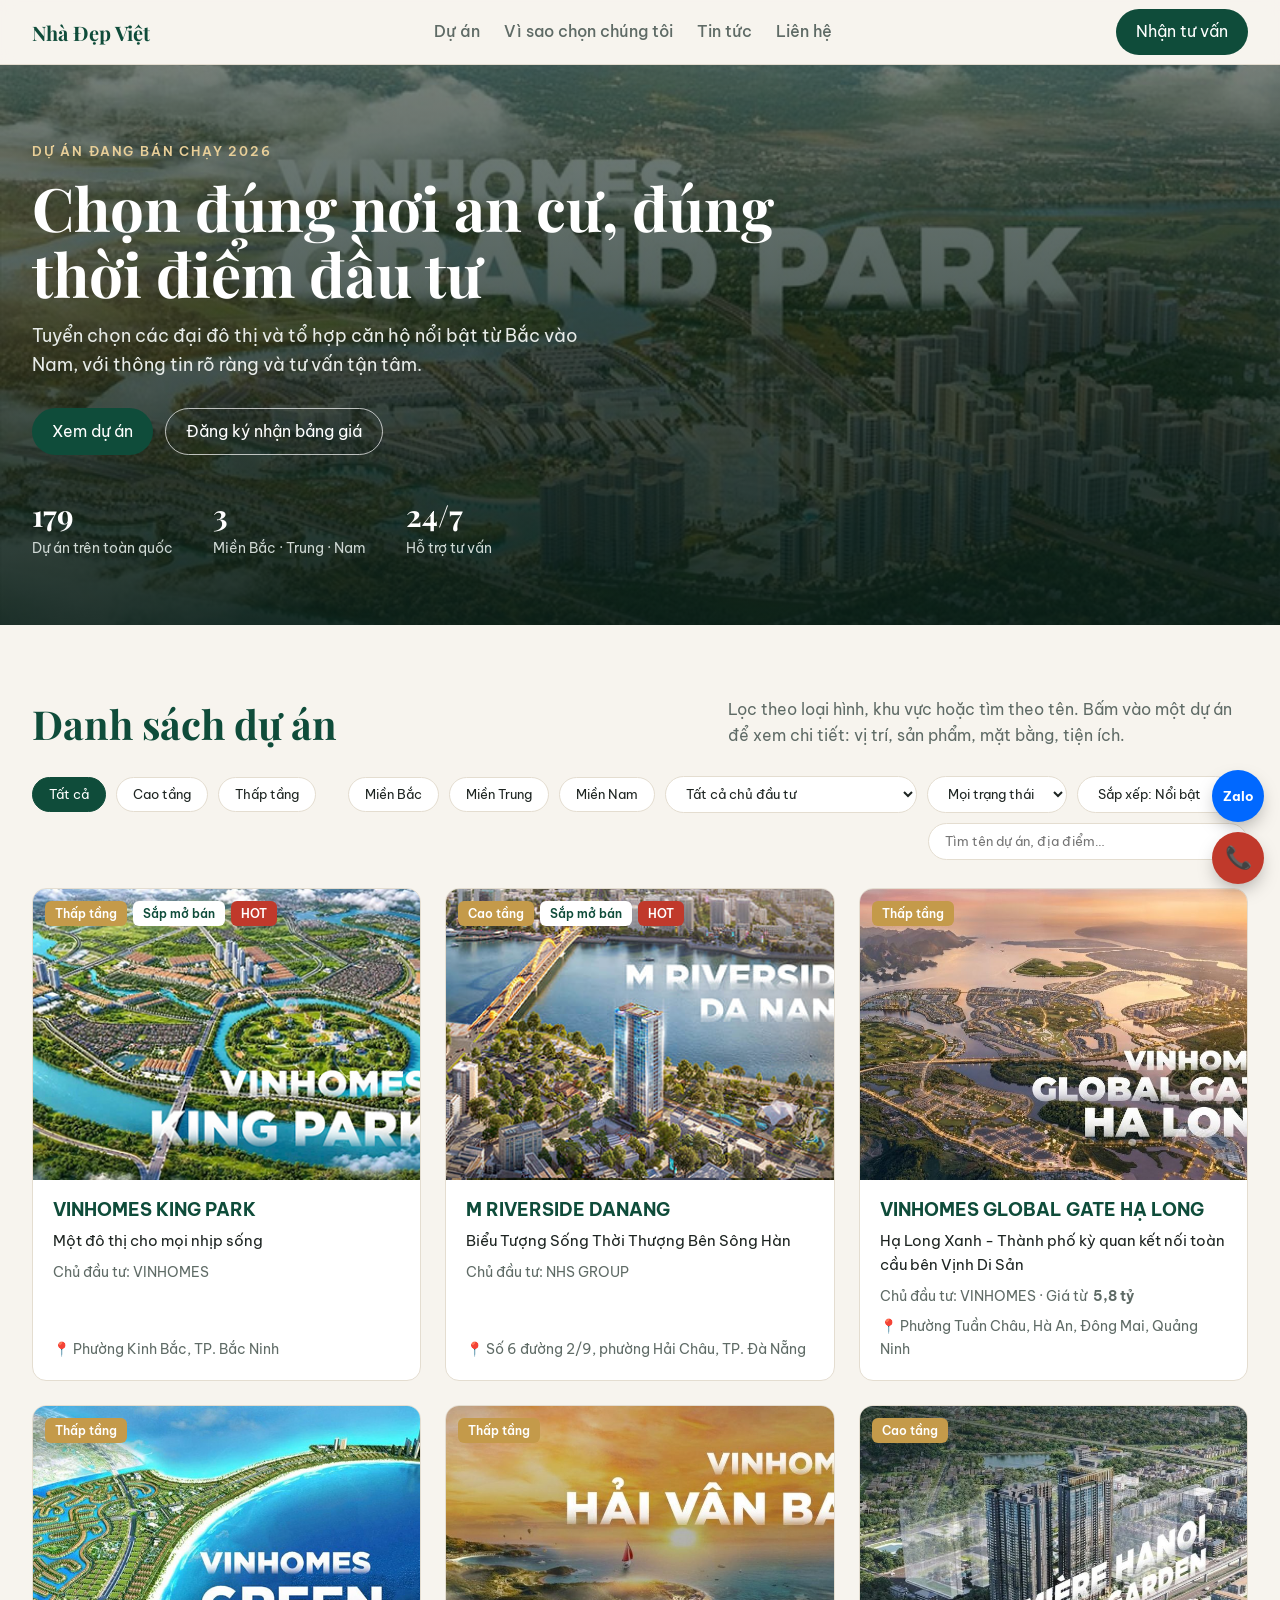
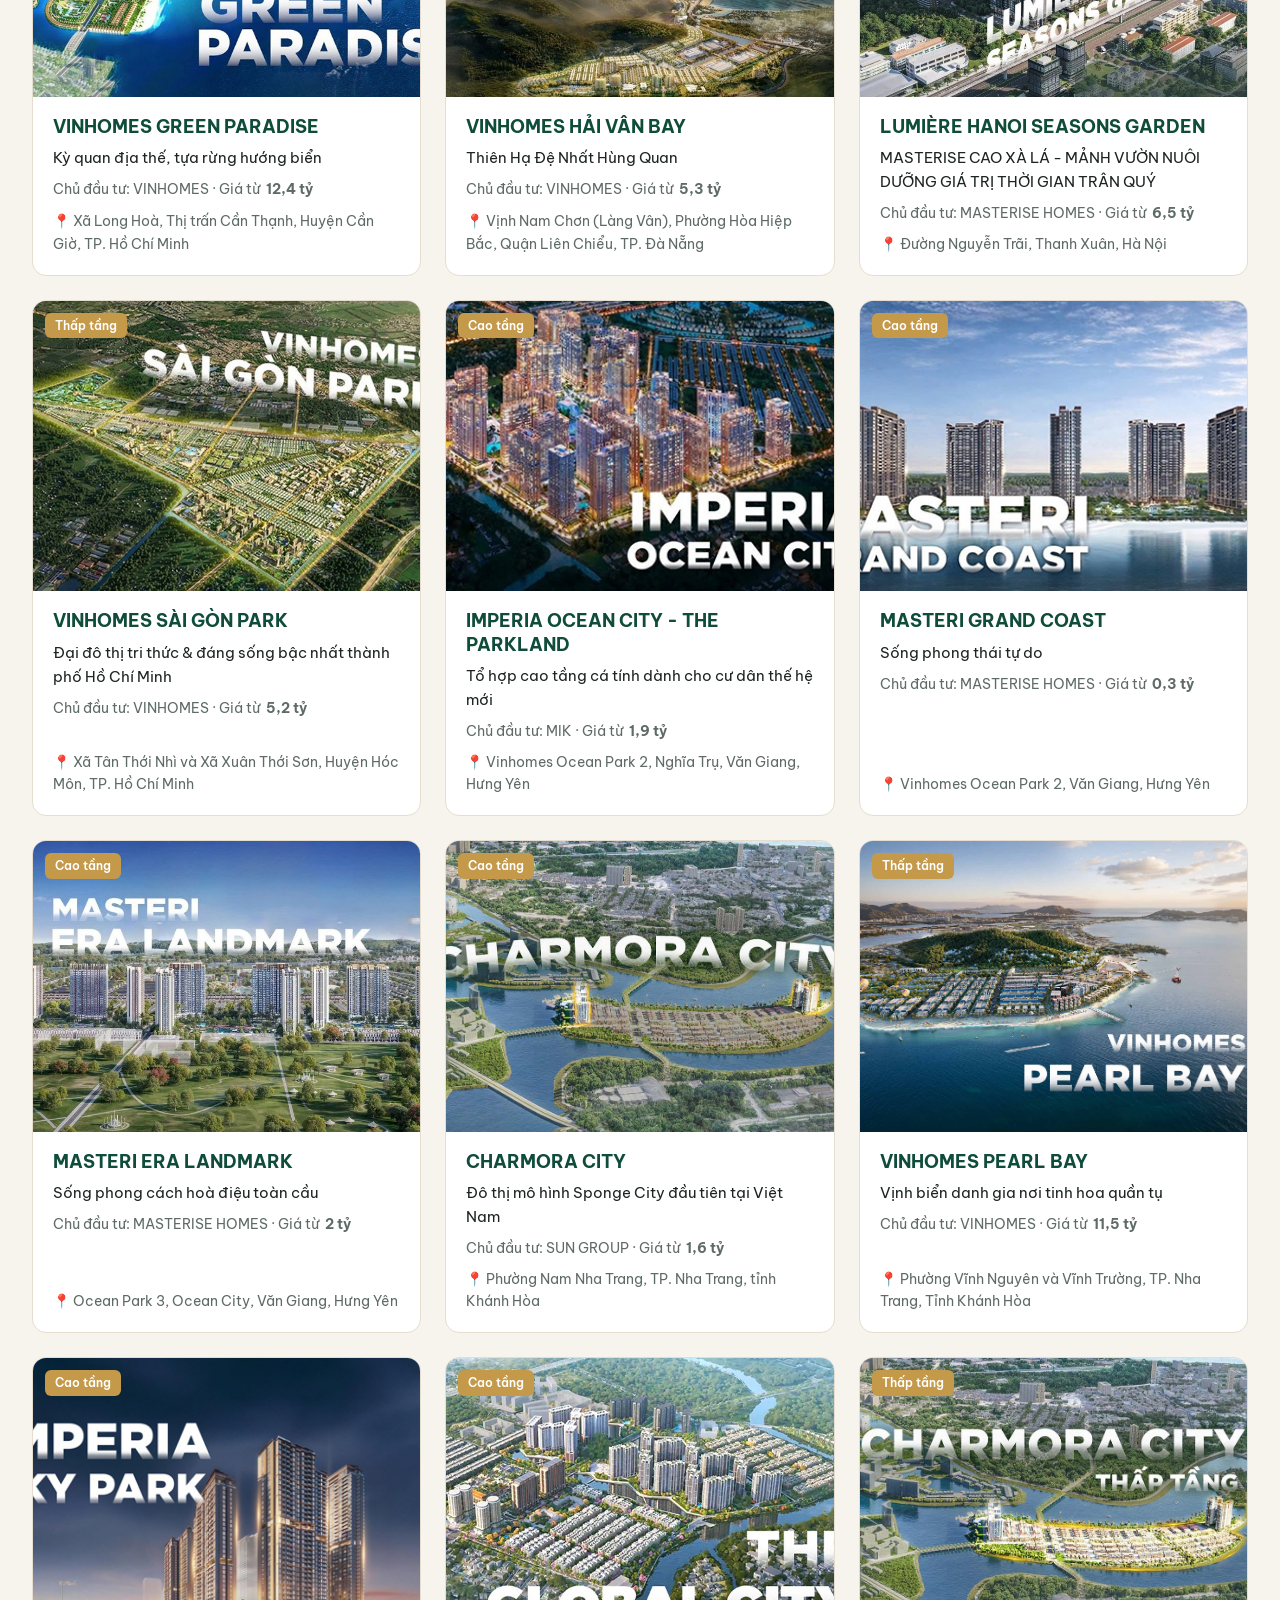
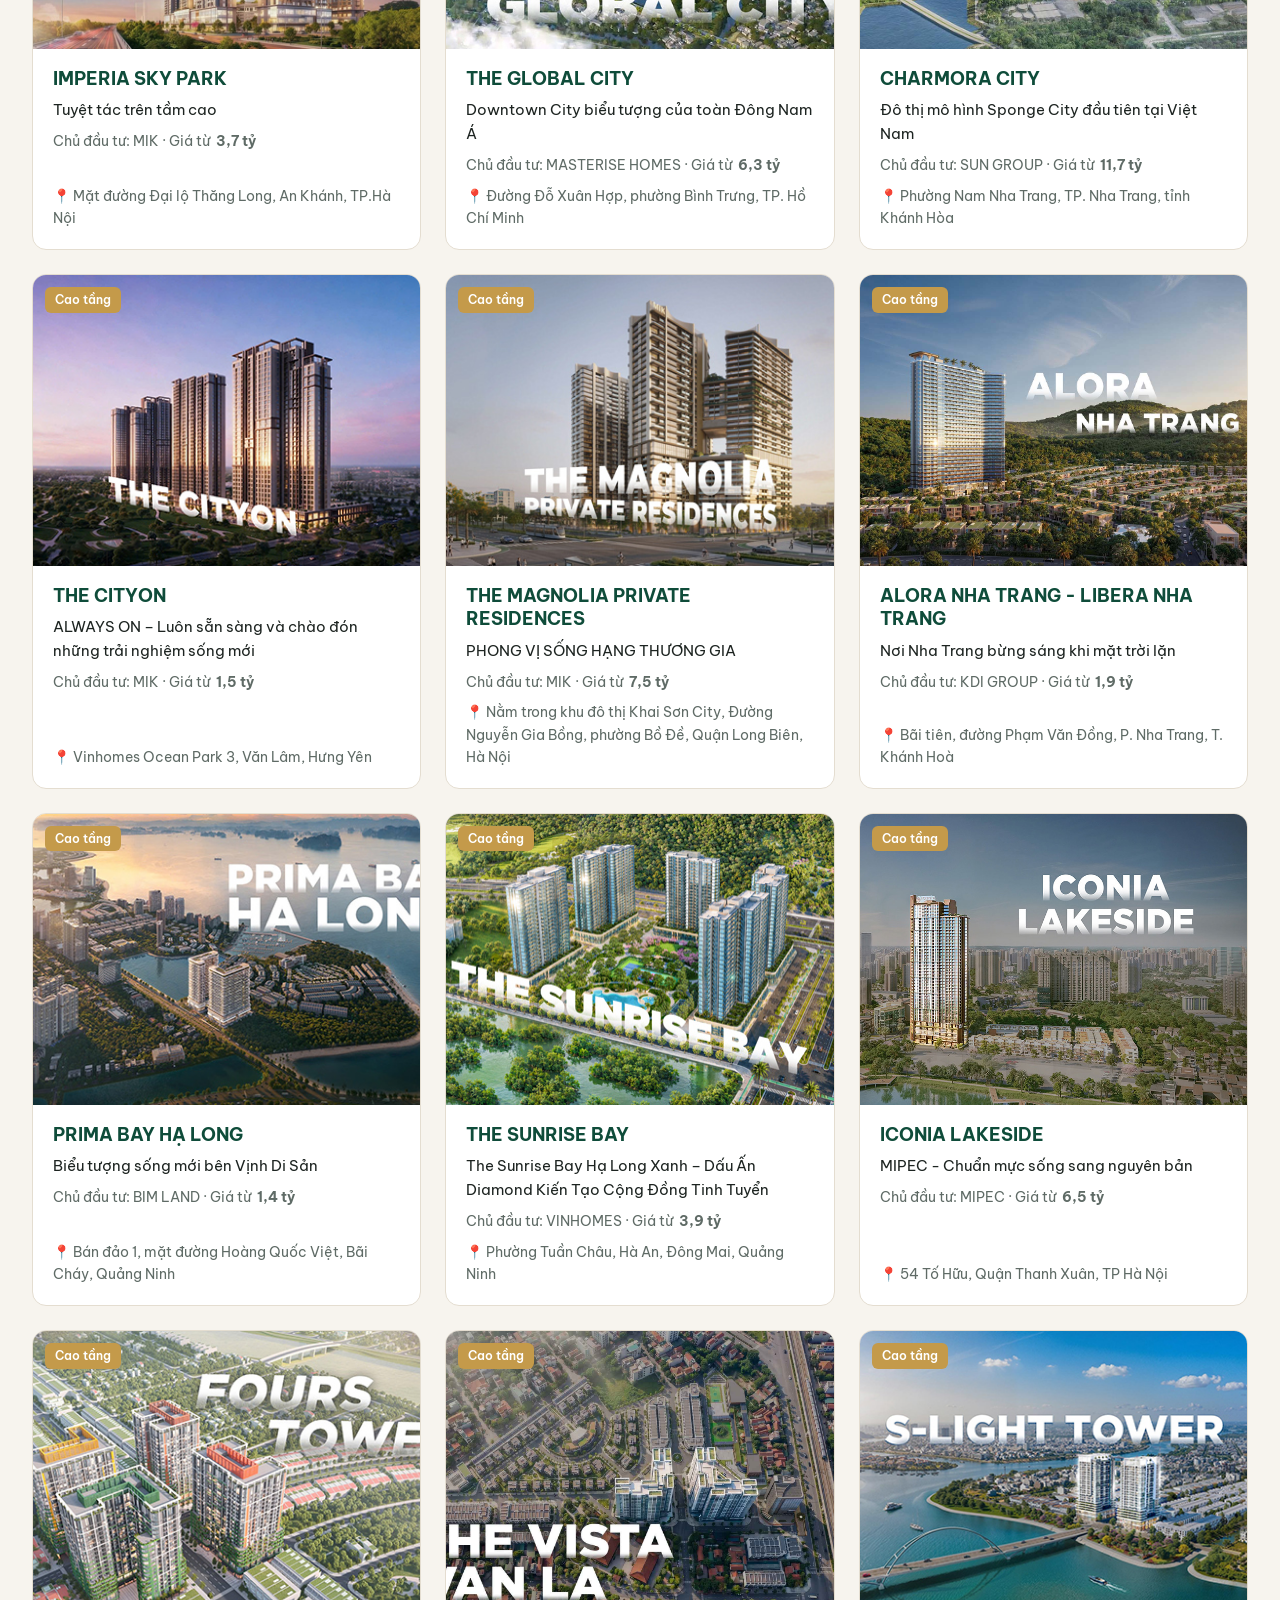
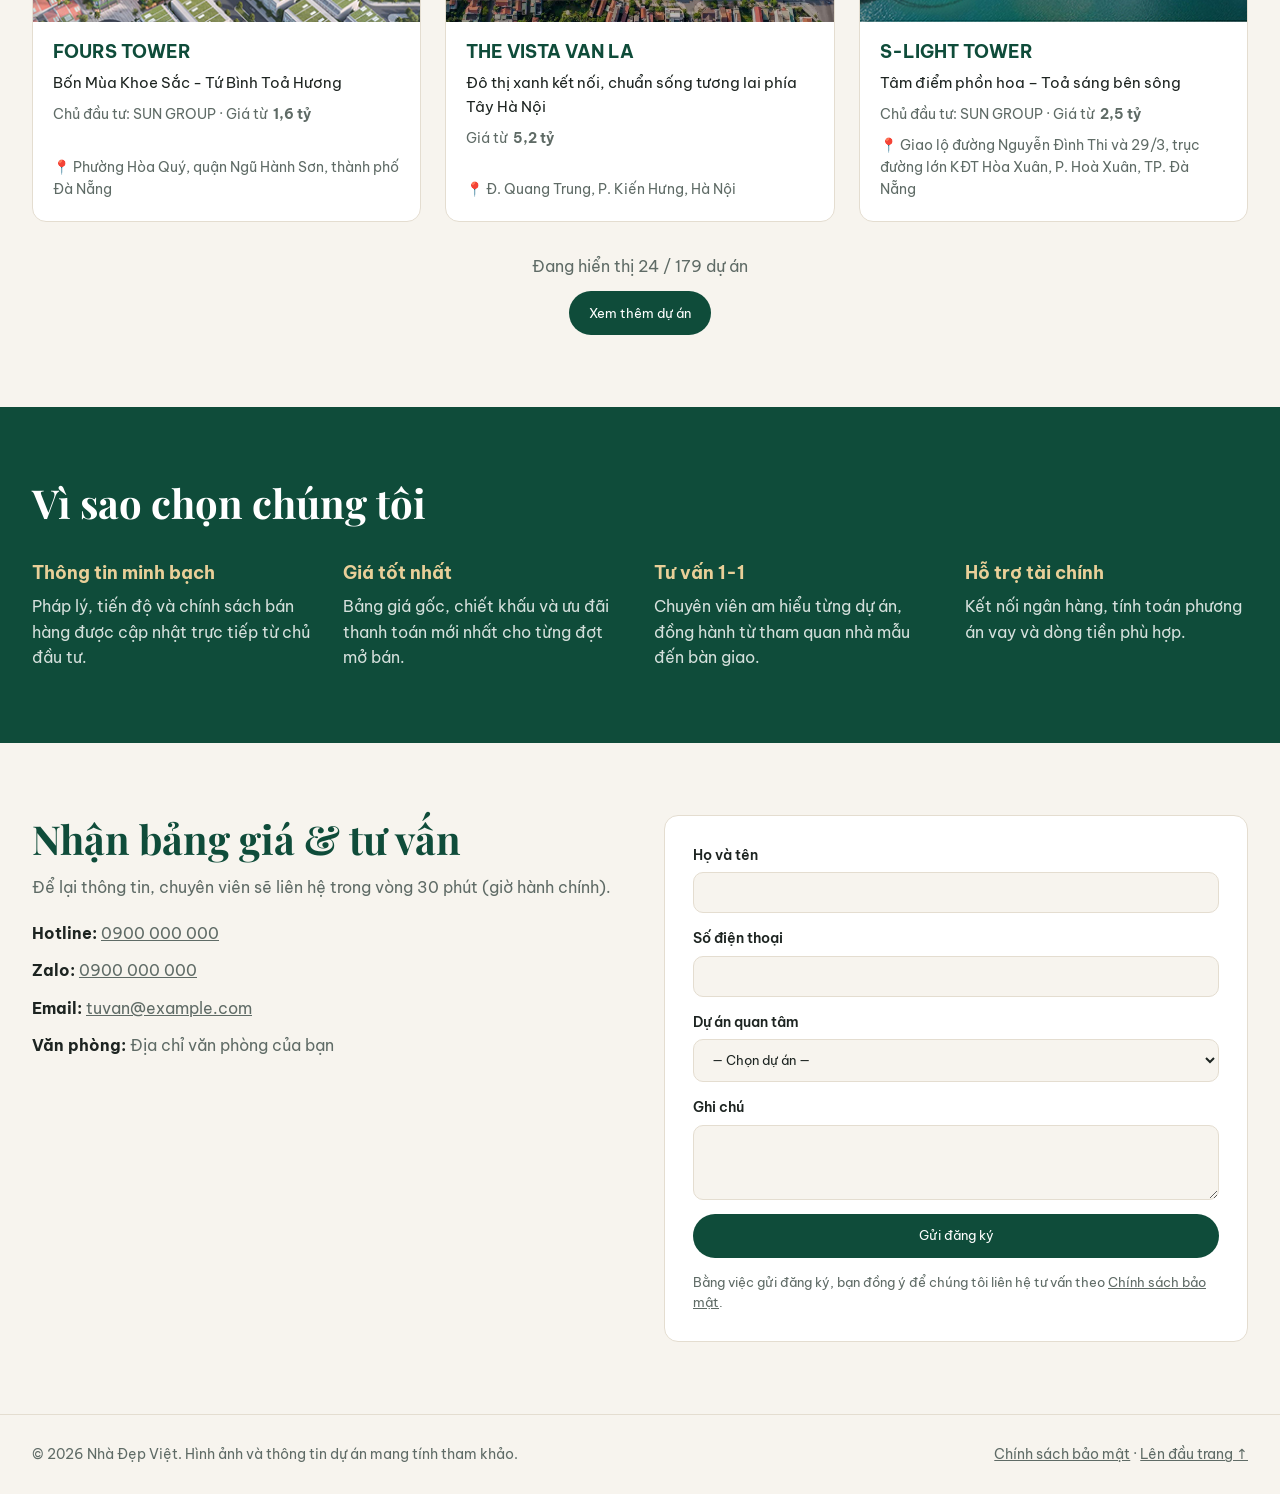
<file: index.html>
<!doctype html>
<html lang="vi">
<head>
<meta charset="utf-8">
<meta name="viewport" content="width=device-width, initial-scale=1">
<title>Dự án Bất động sản nổi bật</title>
<meta name="description" content="Giới thiệu các dự án bất động sản cao tầng, thấp tầng nổi bật trên toàn quốc.">
<link rel="preconnect" href="https://fonts.googleapis.com">
<link rel="preconnect" href="https://fonts.gstatic.com" crossorigin>
<link href="https://fonts.googleapis.com/css2?family=Be+Vietnam+Pro:wght@400;500;600;700&family=Playfair+Display:wght@600;700&display=swap" rel="stylesheet">
<link rel="stylesheet" href="assets/site.css">
</head>
<body>

<header>
  <div class="wrap">
    <a class="logo" href="#" data-brand>&nbsp;</a>
    <nav>
      <a href="#du-an">Dự án</a>
      <a href="#vi-sao">Vì sao chọn chúng tôi</a>
      <a href="tin-tuc.html">Tin tức</a>
      <a href="#lien-he">Liên hệ</a>
    </nav>
    <a class="btn" href="#lien-he">Nhận tư vấn</a>
  </div>
</header>

<div class="hero" style="background-image:linear-gradient(180deg,rgba(10,30,24,.55) 0%,rgba(10,30,24,.9) 100%),url(img/612.jpg)">
  <div class="wrap">
    <div class="eyebrow">Dự án đang bán chạy 2026</div>
    <h1>Chọn đúng nơi an cư, đúng thời điểm đầu tư</h1>
    <p>Tuyển chọn các đại đô thị và tổ hợp căn hộ nổi bật từ Bắc vào Nam, với thông tin rõ ràng và tư vấn tận tâm.</p>
    <div class="actions">
      <a class="btn" href="#du-an">Xem dự án</a>
      <a class="btn ghost" href="#lien-he">Đăng ký nhận bảng giá</a>
    </div>
    <div class="stats">
      <div><b id="stat-total">179</b><span>Dự án trên toàn quốc</span></div>
      <div><b>3</b><span>Miền Bắc · Trung · Nam</span></div>
      <div><b>24/7</b><span>Hỗ trợ tư vấn</span></div>
    </div>
  </div>
</div>

<section id="du-an">
  <div class="wrap">
    <div class="head">
      <h2>Danh sách dự án</h2>
      <p>Lọc theo loại hình, khu vực hoặc tìm theo tên. Bấm vào một dự án để xem chi tiết: vị trí, sản phẩm, mặt bằng, tiện ích.</p>
    </div>
    <div class="filters" role="group" aria-label="Bộ lọc dự án">
      <button class="chip" data-f="type" data-v="" aria-pressed="true">Tất cả</button>
      <button class="chip" data-f="type" data-v="Cao tầng" aria-pressed="false">Cao tầng</button>
      <button class="chip" data-f="type" data-v="Thấp tầng" aria-pressed="false">Thấp tầng</button>
      <span style="width:12px"></span>
      <button class="chip" data-f="region" data-v="Bắc" aria-pressed="false">Miền Bắc</button>
      <button class="chip" data-f="region" data-v="Trung" aria-pressed="false">Miền Trung</button>
      <button class="chip" data-f="region" data-v="Nam" aria-pressed="false">Miền Nam</button>
      <select class="chip" id="investor" aria-label="Chủ đầu tư"><option value="">Tất cả chủ đầu tư</option></select>
      <select class="chip" id="status" aria-label="Trạng thái"><option value="">Mọi trạng thái</option><option value="soon">Sắp mở bán</option><option value="selling">Đang bán</option><option value="hot">Dự án HOT</option></select>
      <select class="chip" id="sort" aria-label="Sắp xếp"><option value="">Sắp xếp: Nổi bật</option><option value="price-asc">Giá thấp → cao</option><option value="price-desc">Giá cao → thấp</option><option value="views">Xem nhiều nhất</option></select>
      <input class="search" type="search" placeholder="Tìm tên dự án, địa điểm…" aria-label="Tìm dự án">
    </div>
    <div class="grid" id="grid"></div>
    <p class="empty" id="empty">Không có dự án phù hợp với bộ lọc.</p>
    <p style="text-align:center;margin-top:32px"><span id="count" style="display:block;color:var(--muted);margin-bottom:12px"></span><button class="btn" id="more">Xem thêm dự án</button></p>
  </div>
</section>

<section class="why" id="vi-sao">
  <div class="wrap">
    <h2>Vì sao chọn chúng tôi</h2>
    <div class="cols">
      <div><h3>Thông tin minh bạch</h3><p>Pháp lý, tiến độ và chính sách bán hàng được cập nhật trực tiếp từ chủ đầu tư.</p></div>
      <div><h3>Giá tốt nhất</h3><p>Bảng giá gốc, chiết khấu và ưu đãi thanh toán mới nhất cho từng đợt mở bán.</p></div>
      <div><h3>Tư vấn 1-1</h3><p>Chuyên viên am hiểu từng dự án, đồng hành từ tham quan nhà mẫu đến bàn giao.</p></div>
      <div><h3>Hỗ trợ tài chính</h3><p>Kết nối ngân hàng, tính toán phương án vay và dòng tiền phù hợp.</p></div>
    </div>
  </div>
</section>

<section id="lien-he">
  <div class="wrap contact">
    <div>
      <h2>Nhận bảng giá &amp; tư vấn</h2>
      <p style="color:var(--muted);margin-top:12px">Để lại thông tin, chuyên viên sẽ liên hệ trong vòng 30 phút (giờ hành chính).</p>
      <ul data-contact></ul>
    </div>
    <form id="form">
      <label>Họ và tên<input name="name" required autocomplete="name"></label>
      <label>Số điện thoại<input name="phone" type="tel" required pattern="[0-9 +.]{9,15}" autocomplete="tel"></label>
      <label>Dự án quan tâm<select name="project" id="project-select"><option value="">— Chọn dự án —</option></select></label>
      <label>Ghi chú<textarea name="note" rows="3"></textarea></label>
      <input name="website" tabindex="-1" autocomplete="off" aria-hidden="true" style="position:absolute;left:-9999px">
      <button class="btn" type="submit">Gửi đăng ký</button>
      <p style="font-size:13px;color:var(--muted)">Bằng việc gửi đăng ký, bạn đồng ý để chúng tôi liên hệ tư vấn theo <a href="chinh-sach-bao-mat.html">Chính sách bảo mật</a>.</p>
      <p class="ok" id="ok" role="status" aria-live="polite"></p>
    </form>
  </div>
</section>

<footer>
  <div class="wrap">
    <span>© 2026 <span data-brand></span>. Hình ảnh và thông tin dự án mang tính tham khảo.</span>
    <span><a href="chinh-sach-bao-mat.html">Chính sách bảo mật</a> · <a href="#">Lên đầu trang ↑</a></span>
  </div>
</footer>

<script src="assets/config.js"></script>
<script src="assets/site.js"></script>
<script src="projects.js"></script>
<script>
const PAGE = 24;
const KEYS = ["type", "region", "investor", "status", "sort", "q"];
// bộ lọc lưu trên URL (?type=…&region=…) để chia sẻ link và giữ khi bấm Back
const url = new URLSearchParams(location.search);
const state = Object.fromEntries(KEYS.map(k => [k, url.get(k) || ""]));
state.shown = PAGE;

const STATUS = {soon: p => p.soon, selling: p => !p.soon, hot: p => p.hot};
const SORT = {
  "price-asc": (a, b) => (a.price || Infinity) - (b.price || Infinity), // dự án chưa có giá xếp cuối
  "price-desc": (a, b) => b.price - a.price,
  views: (a, b) => b.views - a.views,
};

function syncControls(){
  document.querySelectorAll("button.chip").forEach(c => c.setAttribute("aria-pressed", state[c.dataset.f] === c.dataset.v));
  for (const k of ["investor", "status", "sort"]) $("#" + k).value = state[k];
  $(".search").value = state.q;
}

function render(){
  const u = new URLSearchParams(KEYS.filter(k => state[k]).map(k => [k, state[k]]));
  history.replaceState(null, "", (u.toString() ? "?" + u : location.pathname) + location.hash);
  const q = norm(state.q);
  const list = projects.filter(p => (!state.type || p.type===state.type) && (!state.region || p.region===state.region) && (!state.investor || p.investor===state.investor) && (!state.status || STATUS[state.status]?.(p)) && (!q || norm(p.name+" "+p.addr+" "+p.investor).includes(q)));
  if (SORT[state.sort]) list.sort(SORT[state.sort]);
  $("#more").style.display = list.length > state.shown ? "" : "none";
  $("#count").textContent = list.length ? `Đang hiển thị ${Math.min(state.shown, list.length)} / ${list.length} dự án` : "";
  $("#grid").innerHTML = list.slice(0, state.shown).map(p => `
    <a class="card" href="du-an.html?slug=${p.slug}" style="text-decoration:none">
      <figure><img src="${p.img}" alt="${esc(p.name)}" loading="lazy"><div class="tags">${tagsHtml(p)}</div></figure>
      <div class="body"><h3>${esc(p.name)}</h3><p class="slogan">${esc(p.slogan)}</p>${meta(p) ? `<p class="addr" style="margin-top:0">${meta(p)}</p>` : ""}<p class="addr">📍 ${esc(p.addr)}</p></div>
    </a>`).join("");
  $("#empty").style.display = list.length ? "none" : "block";
}

const set = (k, v) => { state[k] = v; state.shown = PAGE; syncControls(); render(); };
document.querySelectorAll("button.chip").forEach(b => b.onclick = () =>
  set(b.dataset.f, state[b.dataset.f]===b.dataset.v && b.dataset.f==="region" ? "" : b.dataset.v)); // bấm lại khu vực để bỏ lọc
$(".search").oninput = e => { state.q = e.target.value; state.shown = PAGE; render(); };
$("#investor").innerHTML += [...new Set(projects.map(p => p.investor).filter(Boolean))].sort().map(i => `<option>${esc(i)}</option>`).join("");
for (const k of ["investor", "status", "sort"]) $("#" + k).onchange = e => set(k, e.target.value);
$("#more").onclick = () => { state.shown += PAGE; render(); };

$("#project-select").innerHTML += projects.map(p => `<option>${esc(p.name)}</option>`).join("");
$("#stat-total").textContent = projects.length;

// giá trị lạ trên URL (link cũ/gõ sai) thì bỏ, tránh lọc ra danh sách rỗng mà ô chọn lại hiện "Tất cả"
for (const k of ["investor", "status", "sort"]) if (![...$("#" + k).options].some(o => o.value === state[k])) state[k] = "";
syncControls();
render();
</script>
</body>
</html>
</file>
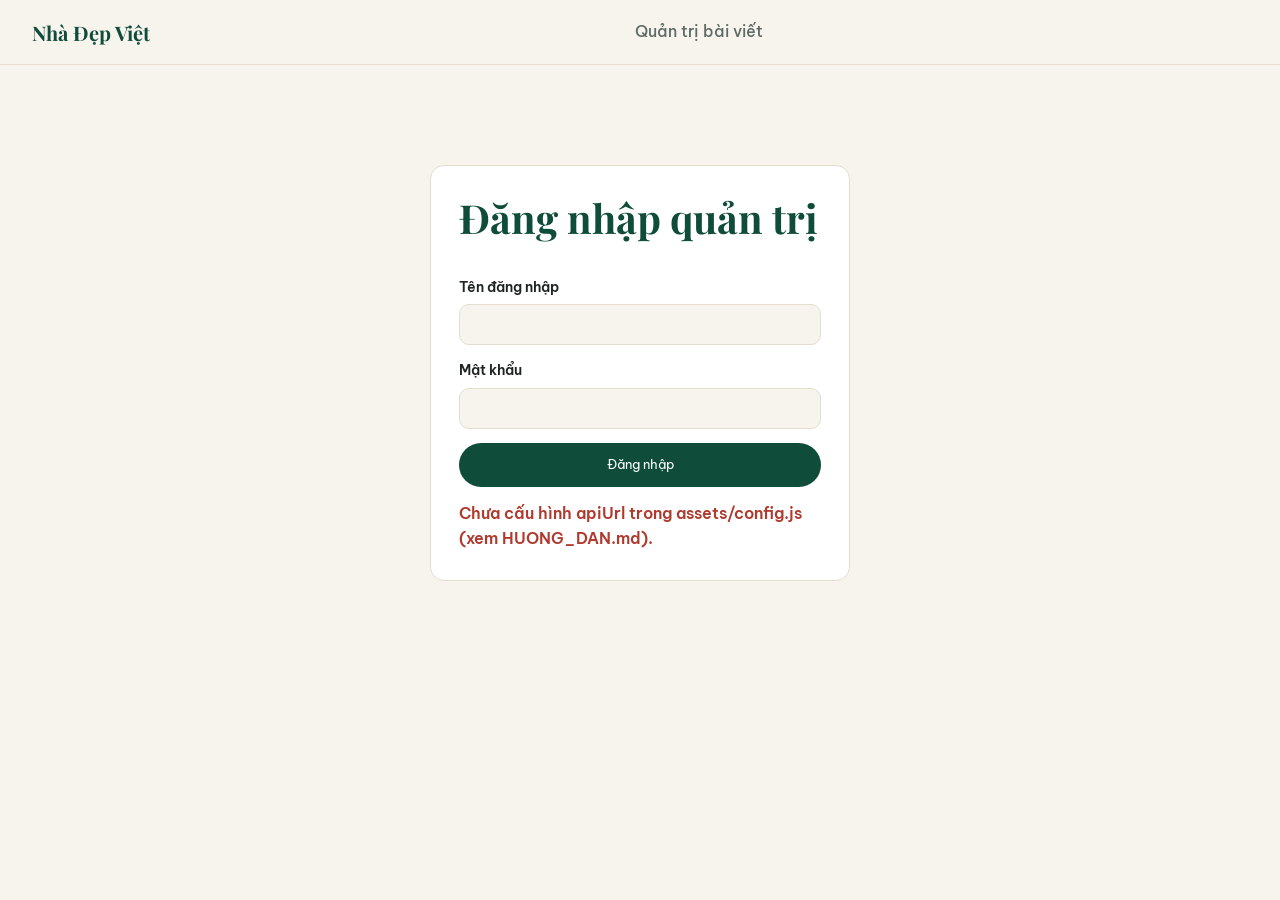
<file: admin.html>
<!doctype html>
<html lang="vi">
<head>
<meta charset="utf-8">
<meta name="viewport" content="width=device-width, initial-scale=1">
<meta name="robots" content="noindex, nofollow">
<title>Quản trị bài viết</title>
<link rel="preconnect" href="https://fonts.googleapis.com">
<link rel="preconnect" href="https://fonts.gstatic.com" crossorigin>
<link href="https://fonts.googleapis.com/css2?family=Be+Vietnam+Pro:wght@400;500;600;700&family=Playfair+Display:wght@600;700&display=swap" rel="stylesheet">
<link rel="stylesheet" href="assets/site.css">
<style>
.adm{padding:40px 0 80px}
.adm h2{margin-bottom:20px}
.login{max-width:420px;margin:60px auto}
.bar{display:flex;gap:10px;align-items:center;flex-wrap:wrap;margin-bottom:20px}
.bar .search{margin-left:0}
.tbl{width:100%;border-collapse:collapse;background:var(--surface);border:1px solid var(--line);border-radius:var(--radius);overflow:hidden}
.tbl th,.tbl td{text-align:left;padding:12px 14px;border-bottom:1px solid var(--line);font-size:15px;vertical-align:middle}
.tbl th{font-size:13px;color:var(--muted);font-weight:600;background:var(--bg)}
.tbl td.act{white-space:nowrap;text-align:right}
.st{font-size:12px;font-weight:600;padding:3px 10px;border-radius:6px;background:var(--line);color:var(--ink)}
.st.published{background:#d7eadf;color:var(--brand)}
.link{background:none;border:0;color:var(--brand);font:600 14px inherit;font-family:inherit;cursor:pointer;padding:4px 8px;text-decoration:none}
.link.danger{color:#b03a2e}
.editor{display:grid;grid-template-columns:1fr 1fr;gap:24px;align-items:start}
.editor form{padding:24px}
.editor textarea[name=content]{min-height:420px;font:14px/1.6 ui-monospace,Consolas,monospace}
.row2{display:grid;grid-template-columns:1fr 1fr;gap:12px}
.hint{font-size:12px;color:var(--muted);font-weight:400}
.preview{background:var(--surface);border:1px solid var(--line);border-radius:var(--radius);padding:24px;position:sticky;top:80px;max-height:calc(100vh - 100px);overflow:auto}
.preview .cover{width:100%;aspect-ratio:16/9;object-fit:cover;border-radius:10px;margin-bottom:16px}
.msg{font-weight:600;min-height:1.6em}
.msg.err{color:#b03a2e}.msg.good{color:var(--brand)}
@media (max-width:900px){.editor{grid-template-columns:1fr}.preview{position:static;max-height:none}.tbl .hide-sm{display:none}}
</style>
</head>
<body data-admin>
<header>
  <div class="wrap">
    <a class="logo" href="index.html" data-brand>&nbsp;</a>
    <nav><span style="color:var(--muted)">Quản trị bài viết</span></nav>
    <span id="who" style="font-size:14px;color:var(--muted)"></span>
  </div>
</header>

<main class="wrap adm" id="app"></main>

<script src="assets/config.js"></script>
<script src="assets/site.js"></script>
<script src="projects.js"></script>
<script>
// Phiên đăng nhập chỉ giữ trong tab này (đóng tab là phải đăng nhập lại)
const store = {
  get: () => { try { return sessionStorage.getItem("adm_token") || ""; } catch { return ""; } },
  set: v => { try { v ? sessionStorage.setItem("adm_token", v) : sessionStorage.removeItem("adm_token"); } catch {} },
};
let token = store.get(), posts = [], dirty = false;
const app = $("#app");
const slugify = s => norm(s).replace(/[^a-z0-9]+/g, "-").replace(/^-+|-+$/g, "").slice(0, 80);

async function call(body){
  const r = await apiPost({...body, token});
  if (r.auth === false) { store.set(token = ""); showLogin(r.error); throw new Error(r.error); }
  return r;
}

// ---------- đăng nhập ----------
function showLogin(err = ""){
  $("#who").textContent = "";
  app.innerHTML = `<form class="login" id="login">
      <h2>Đăng nhập quản trị</h2>
      <label>Tên đăng nhập<input name="user" required autocomplete="username"></label>
      <label>Mật khẩu<input name="pass" type="password" required autocomplete="current-password"></label>
      <button class="btn" type="submit">Đăng nhập</button>
      <p class="msg err" id="lmsg">${esc(err || (SITE.apiUrl ? "" : "Chưa cấu hình apiUrl trong assets/config.js (xem HUONG_DAN.md)."))}</p>
    </form>`;
  $("#login").onsubmit = async e => {
    e.preventDefault();
    const f = e.target, btn = f.querySelector("button");
    btn.disabled = true; $("#lmsg").textContent = "";
    try {
      const r = await apiPost({action: "login", user: f.user.value, pass: f.pass.value});
      if (!r.ok) throw new Error(r.error);
      store.set(token = r.token);
      loadList();
    } catch (err) { $("#lmsg").textContent = err.message || "Không kết nối được máy chủ"; }
    finally { btn.disabled = false; }
  };
}

// ---------- danh sách bài ----------
async function loadList(){
  app.innerHTML = `<p style="color:var(--muted)">Đang tải…</p>`;
  try {
    const r = await call({action: "list"});
    if (!r.ok) throw new Error(r.error);
    posts = r.posts.sort((a, b) => b.updatedAt.localeCompare(a.updatedAt));
    $("#who").innerHTML = `${esc(r.user)} · <button class="link" id="logout">Đăng xuất</button>`;
    $("#logout").onclick = async () => { try { await call({action: "logout"}); } catch {} store.set(token = ""); showLogin(); };
    showList();
  } catch (err) { if (token) app.innerHTML = `<p class="msg err">${esc(err.message)}</p><button class="btn" onclick="loadList()">Thử lại</button>`; }
}

function showList(q = ""){
  dirty = false;
  const nq = norm(q), list = posts.filter(p => !nq || norm(p.title + " " + p.slug).includes(nq));
  app.innerHTML = `<h2>Bài viết (${posts.length})</h2>
    <div class="bar"><button class="btn" id="new">+ Viết bài mới</button>
      <input class="search" id="q" type="search" placeholder="Tìm bài viết…" value="${esc(q)}" aria-label="Tìm bài viết"></div>
    ${list.length ? `<table class="tbl"><thead><tr><th>Tiêu đề</th><th>Trạng thái</th><th class="hide-sm">Cập nhật</th><th class="hide-sm">Người viết</th><th></th></tr></thead><tbody>
      ${list.map(p => `<tr><td><b>${esc(p.title)}</b><br><span class="hint">/${esc(p.slug)}</span></td>
        <td><span class="st ${p.status}">${p.status === "published" ? "Đã đăng" : "Nháp"}</span></td>
        <td class="hide-sm">${fmtDate(p.updatedAt)}</td><td class="hide-sm">${esc(p.author)}</td>
        <td class="act">${p.status === "published" ? `<a class="link" href="bai-viet.html?slug=${encodeURIComponent(p.slug)}" target="_blank">Xem</a>` : ""}
          <button class="link" data-edit="${esc(p.id)}">Sửa</button><button class="link danger" data-del="${esc(p.id)}">Xóa</button></td></tr>`).join("")}
    </tbody></table>` : `<p style="color:var(--muted)">${posts.length ? "Không có bài phù hợp." : "Chưa có bài viết nào. Bấm “Viết bài mới” để bắt đầu."}</p>`}`;
  $("#new").onclick = () => showEditor({status: "draft"});
  $("#q").oninput = e => { const v = e.target.value; showList(v); const i = $("#q"); i.focus(); i.setSelectionRange(v.length, v.length); };
  app.querySelectorAll("[data-edit]").forEach(b => b.onclick = () => showEditor(posts.find(p => p.id === b.dataset.edit)));
  app.querySelectorAll("[data-del]").forEach(b => b.onclick = async () => {
    const p = posts.find(x => x.id === b.dataset.del);
    if (!confirm(`Xóa vĩnh viễn bài “${p.title}”? Không thể hoàn tác.`)) return;
    b.disabled = true;
    try { const r = await call({action: "delete", id: p.id}); if (!r.ok) throw new Error(r.error); posts = posts.filter(x => x !== p); showList(q); }
    catch (err) { alert(err.message); b.disabled = false; }
  });
}

// ---------- soạn bài ----------
function showEditor(p){
  dirty = false;
  app.innerHTML = `<div class="bar"><button class="link" id="back">← Danh sách bài</button></div>
    <div class="editor">
      <form id="ed">
        <label>Tiêu đề<input name="title" required maxlength="200" value="${esc(p.title || "")}"></label>
        <label>Đường dẫn <span class="hint">(để trống sẽ tự tạo từ tiêu đề)</span><input name="slug" maxlength="80" pattern="[a-z0-9-]*" value="${esc(p.slug || "")}" placeholder="vi-du-bai-viet"></label>
        <label>Tóm tắt <span class="hint">(hiện ở danh sách tin, tối đa 500 ký tự)</span><textarea name="summary" rows="2" maxlength="500">${esc(p.summary || "")}</textarea></label>
        <label>Ảnh bìa <span class="hint">(link ảnh https://…)</span><input name="cover" type="url" pattern="https://.*" value="${esc(p.cover || "")}"></label>
        <div class="row2">
          <label>Dự án liên quan<select name="project"><option value="">— Không —</option>${projects.map(x => `<option value="${x.slug}" ${x.slug === p.project ? "selected" : ""}>${esc(x.name)}</option>`).join("")}</select></label>
          <label>Trạng thái<select name="status"><option value="draft">Nháp (ẩn)</option><option value="published" ${p.status === "published" ? "selected" : ""}>Đăng công khai</option></select></label>
        </div>
        <label>Nội dung <span class="hint">## Tiêu đề mục · **đậm** · *nghiêng* · - gạch đầu dòng · [chữ](https://link) · ![mô tả](https://link-anh) · dòng trống = đoạn mới</span>
          <textarea name="content" maxlength="45000">${esc(p.content || "")}</textarea></label>
        <button class="btn" type="submit">Lưu bài viết</button>
        <p class="msg" id="emsg" role="status"></p>
      </form>
      <article class="preview" aria-label="Xem trước"><p class="hint" style="margin-bottom:8px">XEM TRƯỚC</p><div id="pv"></div></article>
    </div>`;
  const f = $("#ed");
  const preview = () => {
    const cover = safeUrl(f.cover.value.trim());
    $("#pv").innerHTML = `${cover ? `<img class="cover" src="${esc(cover)}" alt="">` : ""}<h2>${esc(f.title.value || "Tiêu đề bài viết")}</h2>
      ${f.summary.value ? `<p style="color:var(--muted);margin:8px 0 16px">${esc(f.summary.value)}</p>` : ""}<div class="rich">${renderMd(f.content.value)}</div>`;
  };
  f.oninput = e => { dirty = true; if (e.target === f.title && !p.id && !f.slug.dataset.touched) f.slug.value = slugify(f.title.value); if (e.target === f.slug) f.slug.dataset.touched = 1; preview(); };
  preview();
  $("#back").onclick = () => (!dirty || confirm("Bỏ các thay đổi chưa lưu?")) && showList();
  f.onsubmit = async e => {
    e.preventDefault();
    const btn = f.querySelector("button[type=submit]"), msg = $("#emsg");
    btn.disabled = true; msg.className = "msg"; msg.textContent = "Đang lưu…";
    try {
      const data = Object.fromEntries(new FormData(f));
      const r = await call({action: "save", post: {...data, id: p.id || ""}});
      if (!r.ok) throw new Error(r.error);
      const i = posts.findIndex(x => x.id === r.post.id);
      i < 0 ? posts.push(r.post) : (posts[i] = r.post);
      p = r.post; f.slug.value = p.slug; dirty = false;
      msg.className = "msg good"; msg.textContent = `Đã lưu lúc ${new Date().toLocaleTimeString("vi-VN")}` + (p.status === "published" ? " · đang hiển thị công khai" : " · bản nháp");
    } catch (err) { msg.className = "msg err"; msg.textContent = err.message; }
    finally { btn.disabled = false; }
  };
}

window.addEventListener("beforeunload", e => { if (dirty) e.preventDefault(); });
token ? loadList() : showLogin();
</script>
</body>
</html>
</file>
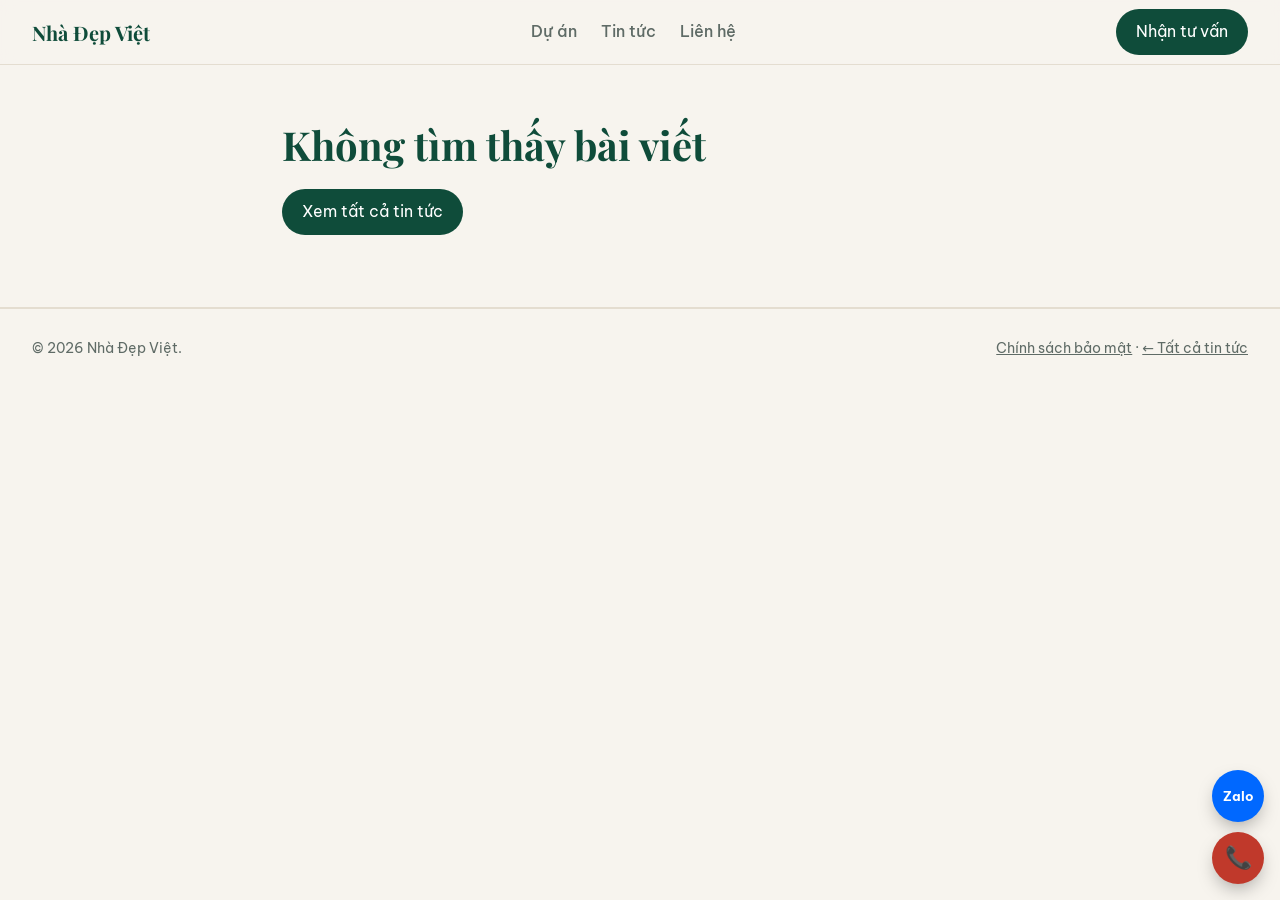
<file: bai-viet.html>
<!doctype html>
<html lang="vi">
<head>
<meta charset="utf-8">
<meta name="viewport" content="width=device-width, initial-scale=1">
<title>Bài viết</title>
<meta name="description" content="Tin tức bất động sản.">
<link rel="preconnect" href="https://fonts.googleapis.com">
<link rel="preconnect" href="https://fonts.gstatic.com" crossorigin>
<link href="https://fonts.googleapis.com/css2?family=Be+Vietnam+Pro:wght@400;500;600;700&family=Playfair+Display:wght@600;700&display=swap" rel="stylesheet">
<link rel="stylesheet" href="assets/site.css">
</head>
<body>
<header>
  <div class="wrap">
    <a class="logo" href="index.html" data-brand>&nbsp;</a>
    <nav><a href="index.html#du-an">Dự án</a><a href="tin-tuc.html">Tin tức</a><a href="index.html#lien-he">Liên hệ</a></nav>
    <a class="btn" href="index.html#lien-he">Nhận tư vấn</a>
  </div>
</header>

<main class="p-sec"><article class="wrap" style="max-width:780px" id="post"><p style="color:var(--muted)">Đang tải…</p></article></main>

<footer>
  <div class="wrap">
    <span>© 2026 <span data-brand></span>.</span>
    <span><a href="chinh-sach-bao-mat.html">Chính sách bảo mật</a> · <a href="tin-tuc.html">← Tất cả tin tức</a></span>
  </div>
</footer>
<script src="assets/config.js"></script>
<script src="assets/site.js"></script>
<script src="projects.js"></script>
<script>
const slug = new URLSearchParams(location.search).get("slug") || "";
const fail = msg => $("#post").innerHTML = `<h2>${msg}</h2><p style="margin:16px 0"><a class="btn" href="tin-tuc.html">Xem tất cả tin tức</a></p>`;
if (!/^[a-z0-9-]+$/.test(slug)) fail("Không tìm thấy bài viết");
else apiGet({action: "post", slug}).then(r => {
  if (!r.ok) return fail("Không tìm thấy bài viết");
  const p = r.post, proj = projects.find(x => x.slug === p.project);
  document.title = p.title;
  document.querySelector('meta[name="description"]').content = p.summary || p.title;
  $("#post").innerHTML = `
    <a class="crumb" href="tin-tuc.html" style="color:var(--muted)">← Tin tức</a>
    <h1 style="font:700 clamp(28px,4.5vw,44px)/1.2 'Playfair Display',serif;color:var(--brand);margin:12px 0">${esc(p.title)}</h1>
    <p style="color:var(--muted);margin-bottom:20px">${fmtDate(p.createdAt)}${proj ? ` · Dự án <a href="du-an.html?slug=${proj.slug}">${esc(proj.name)}</a>` : ""}</p>
    ${safeUrl(p.cover) ? `<img src="${esc(p.cover)}" alt="" style="width:100%;border-radius:var(--radius);margin-bottom:24px">` : ""}
    ${p.summary ? `<p style="font-size:18px;font-weight:500;margin-bottom:20px">${esc(p.summary)}</p>` : ""}
    <div class="rich">${renderMd(p.content)}</div>
    ${proj ? `<p style="margin-top:32px"><a class="btn" href="du-an.html?slug=${proj.slug}#lien-he">Nhận bảng giá ${esc(proj.name)}</a></p>` : ""}`;
}).catch(() => fail("Không tải được bài viết, vui lòng thử lại sau"));
</script>
</body>
</html>
</file>
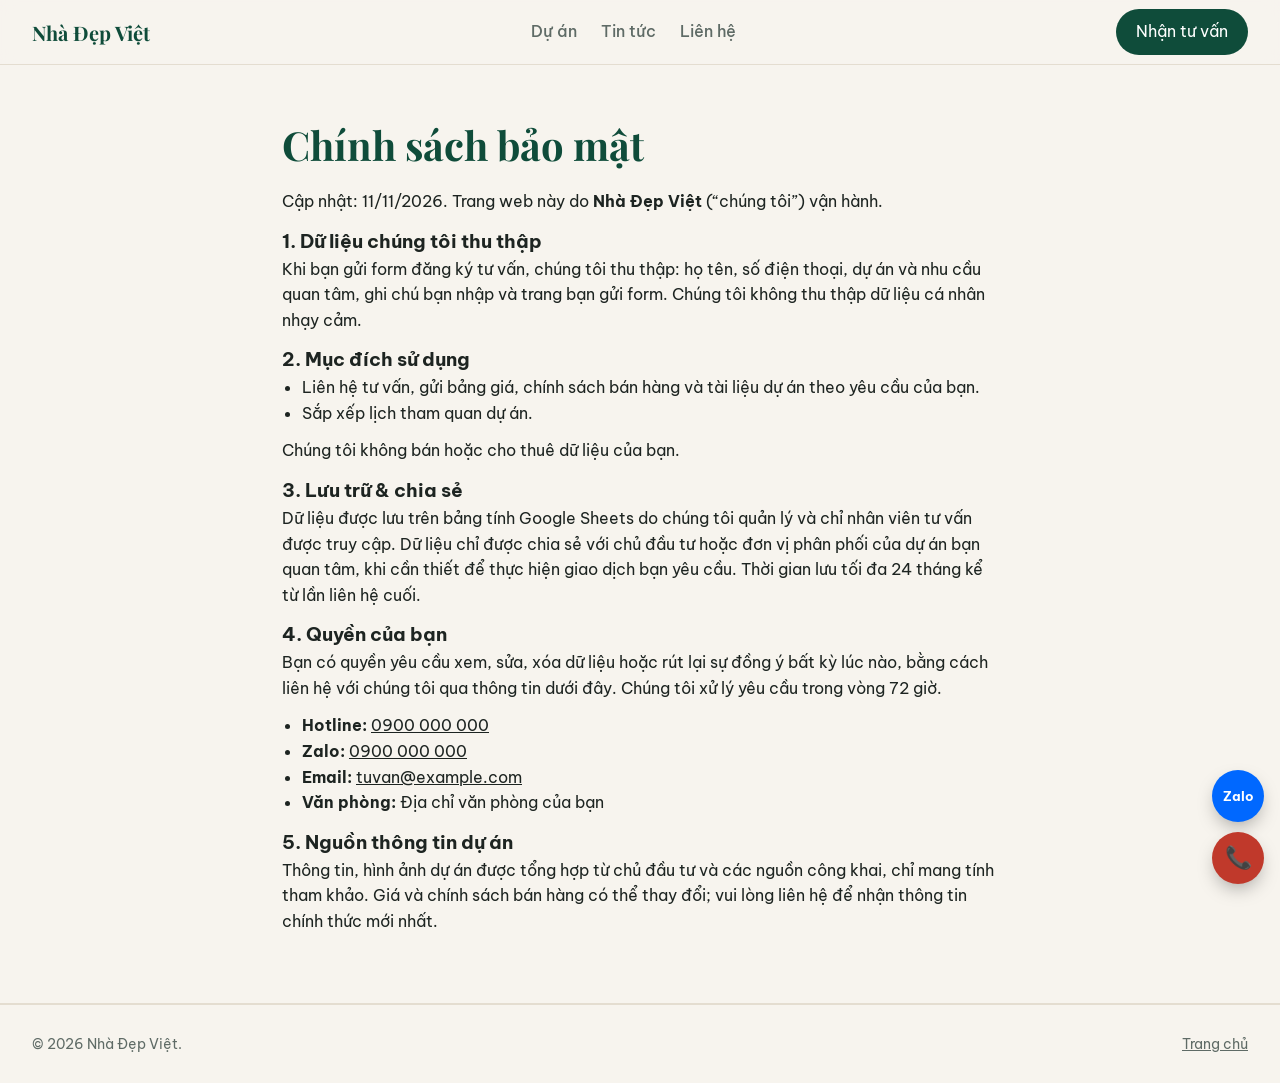
<file: chinh-sach-bao-mat.html>
<!doctype html>
<html lang="vi">
<head>
<meta charset="utf-8">
<meta name="viewport" content="width=device-width, initial-scale=1">
<title>Chính sách bảo mật</title>
<meta name="description" content="Chính sách thu thập và bảo vệ dữ liệu cá nhân của khách hàng.">
<link rel="preconnect" href="https://fonts.googleapis.com">
<link rel="preconnect" href="https://fonts.gstatic.com" crossorigin>
<link href="https://fonts.googleapis.com/css2?family=Be+Vietnam+Pro:wght@400;500;600;700&family=Playfair+Display:wght@600;700&display=swap" rel="stylesheet">
<link rel="stylesheet" href="assets/site.css">
</head>
<body>
<header>
  <div class="wrap">
    <a class="logo" href="index.html" data-brand>&nbsp;</a>
    <nav><a href="index.html#du-an">Dự án</a><a href="tin-tuc.html">Tin tức</a><a href="index.html#lien-he">Liên hệ</a></nav>
    <a class="btn" href="index.html#lien-he">Nhận tư vấn</a>
  </div>
</header>

<!-- MẪU tham khảo theo Nghị định 13/2023/NĐ-CP — nên nhờ người có chuyên môn pháp lý rà soát trước khi dùng. -->
<main class="p-sec"><div class="wrap rich" style="max-width:780px">
  <h2>Chính sách bảo mật</h2>
  <p>Cập nhật: 11/11/2026. Trang web này do <b data-brand></b> (“chúng tôi”) vận hành.</p>

  <h3>1. Dữ liệu chúng tôi thu thập</h3>
  <p>Khi bạn gửi form đăng ký tư vấn, chúng tôi thu thập: họ tên, số điện thoại, dự án và nhu cầu quan tâm, ghi chú bạn nhập và trang bạn gửi form. Chúng tôi không thu thập dữ liệu cá nhân nhạy cảm.</p>

  <h3>2. Mục đích sử dụng</h3>
  <ul>
    <li>Liên hệ tư vấn, gửi bảng giá, chính sách bán hàng và tài liệu dự án theo yêu cầu của bạn.</li>
    <li>Sắp xếp lịch tham quan dự án.</li>
  </ul>
  <p>Chúng tôi không bán hoặc cho thuê dữ liệu của bạn.</p>

  <h3>3. Lưu trữ & chia sẻ</h3>
  <p>Dữ liệu được lưu trên bảng tính Google Sheets do chúng tôi quản lý và chỉ nhân viên tư vấn được truy cập. Dữ liệu chỉ được chia sẻ với chủ đầu tư hoặc đơn vị phân phối của dự án bạn quan tâm, khi cần thiết để thực hiện giao dịch bạn yêu cầu. Thời gian lưu tối đa 24 tháng kể từ lần liên hệ cuối.</p>

  <h3>4. Quyền của bạn</h3>
  <p>Bạn có quyền yêu cầu xem, sửa, xóa dữ liệu hoặc rút lại sự đồng ý bất kỳ lúc nào, bằng cách liên hệ với chúng tôi qua thông tin dưới đây. Chúng tôi xử lý yêu cầu trong vòng 72 giờ.</p>
  <ul data-contact></ul>

  <h3>5. Nguồn thông tin dự án</h3>
  <p>Thông tin, hình ảnh dự án được tổng hợp từ chủ đầu tư và các nguồn công khai, chỉ mang tính tham khảo. Giá và chính sách bán hàng có thể thay đổi; vui lòng liên hệ để nhận thông tin chính thức mới nhất.</p>
</div></main>

<footer>
  <div class="wrap">
    <span>© 2026 <span data-brand></span>.</span>
    <a href="index.html">Trang chủ</a>
  </div>
</footer>
<script src="assets/config.js"></script>
<script src="assets/site.js"></script>
</body>
</html>
</file>
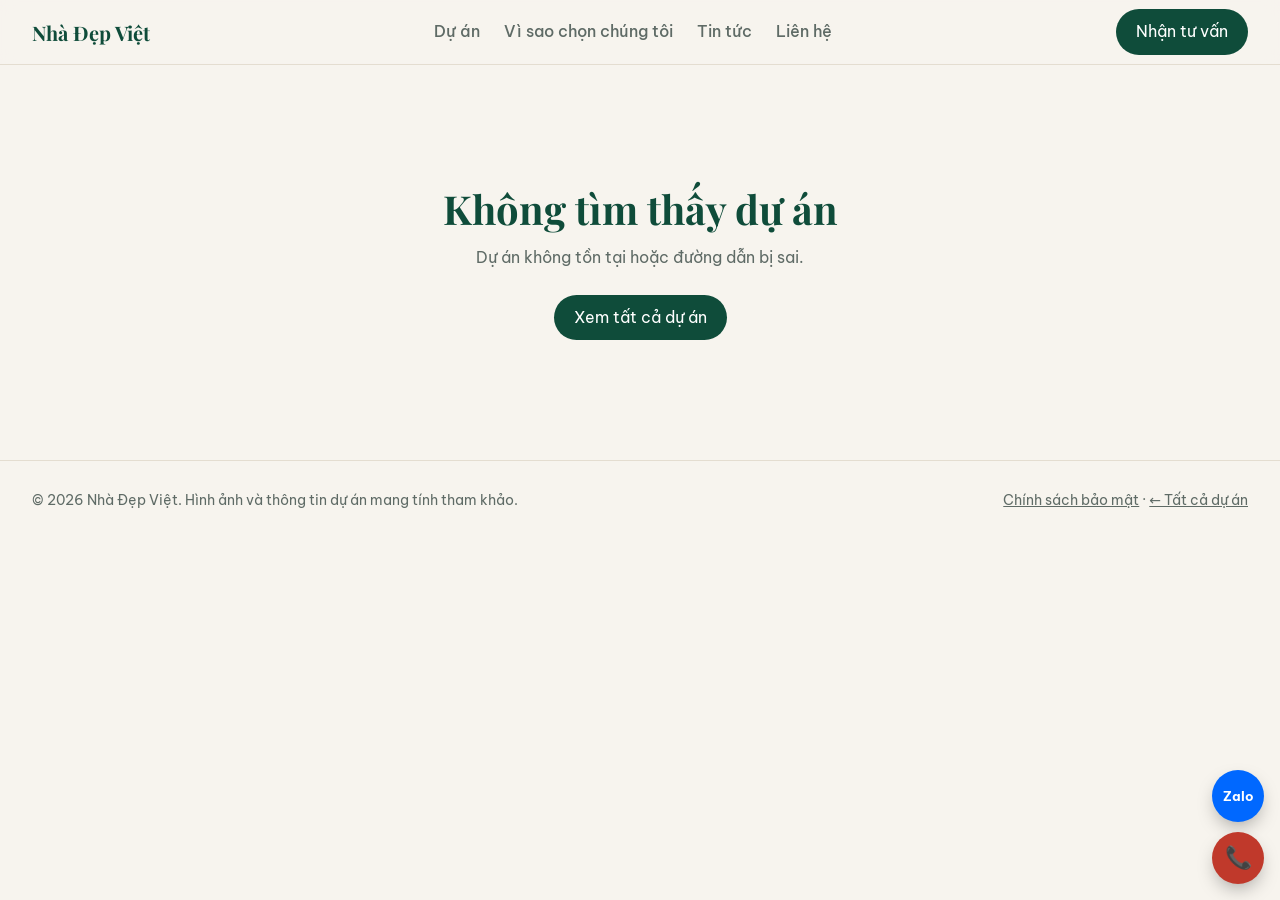
<file: du-an.html>
<!doctype html>
<html lang="vi">
<head>
<meta charset="utf-8">
<meta name="viewport" content="width=device-width, initial-scale=1">
<title>Chi tiết dự án</title>
<meta name="description" content="Thông tin chi tiết dự án bất động sản: vị trí, sản phẩm, mặt bằng, tiện ích.">
<link rel="preconnect" href="https://fonts.googleapis.com">
<link rel="preconnect" href="https://fonts.gstatic.com" crossorigin>
<link href="https://fonts.googleapis.com/css2?family=Be+Vietnam+Pro:wght@400;500;600;700&family=Playfair+Display:wght@600;700&display=swap" rel="stylesheet">
<link rel="stylesheet" href="assets/site.css">
</head>
<body>

<header>
  <div class="wrap">
    <a class="logo" href="index.html" data-brand>&nbsp;</a>
    <nav>
      <a href="index.html#du-an">Dự án</a>
      <a href="index.html#vi-sao">Vì sao chọn chúng tôi</a>
      <a href="tin-tuc.html">Tin tức</a>
      <a href="#lien-he">Liên hệ</a>
    </nav>
    <a class="btn" href="#lien-he">Nhận tư vấn</a>
  </div>
</header>

<main id="page"></main>

<section id="lien-he" class="p-sec" hidden>
  <div class="wrap contact">
    <div>
      <h2>Nhận bảng giá &amp; tư vấn</h2>
      <p style="color:var(--muted);margin-top:12px">Nhận bảng hàng, quỹ căn đẹp, chính sách bán hàng và tài liệu dự án mới nhất. Chuyên viên sẽ liên hệ trong vòng 30 phút (giờ hành chính).</p>
      <ul data-contact></ul>
    </div>
    <form id="form">
      <label>Họ và tên<input name="name" required autocomplete="name"></label>
      <label>Số điện thoại<input name="phone" type="tel" required pattern="[0-9 +.]{9,15}" autocomplete="tel"></label>
      <label>Bạn cần<select name="need">
        <option>Bảng giá &amp; quỹ căn</option><option>Chính sách bán hàng</option><option>Tài liệu dự án</option><option>Đặt lịch tham quan</option>
      </select></label>
      <input type="hidden" name="project" id="f-project">
      <label>Ghi chú<textarea name="note" rows="3"></textarea></label>
      <input name="website" tabindex="-1" autocomplete="off" aria-hidden="true" style="position:absolute;left:-9999px">
      <button class="btn" type="submit">Gửi đăng ký</button>
      <p style="font-size:13px;color:var(--muted)">Bằng việc gửi đăng ký, bạn đồng ý để chúng tôi liên hệ tư vấn theo <a href="chinh-sach-bao-mat.html">Chính sách bảo mật</a>.</p>
      <p class="ok" id="ok" role="status" aria-live="polite"></p>
    </form>
  </div>
</section>

<footer>
  <div class="wrap">
    <span>© 2026 <span data-brand></span>. Hình ảnh và thông tin dự án mang tính tham khảo.</span>
    <span><a href="chinh-sach-bao-mat.html">Chính sách bảo mật</a> · <a href="index.html#du-an">← Tất cả dự án</a></span>
  </div>
</footer>

<dialog id="lightbox" class="lightbox">
  <button class="close" aria-label="Đóng" onclick="lightbox.close()">×</button>
  <img id="lb-img" alt="">
</dialog>

<script src="assets/config.js"></script>
<script src="assets/site.js"></script>
<script>
const slug = new URLSearchParams(location.search).get("slug") || "";

function notFound(){
  $("#page").innerHTML = `<div class="wrap notfound"><h2>Không tìm thấy dự án</h2><p style="margin:12px 0 24px;color:var(--muted)">Dự án không tồn tại hoặc đường dẫn bị sai.</p><a class="btn" href="index.html#du-an">Xem tất cả dự án</a></div>`;
}

// slug lấy từ URL: chỉ chấp nhận chữ thường/số/gạch ngang trước khi nạp file dữ liệu
if (!/^[a-z0-9-]+$/.test(slug)) notFound();
else {
  const s = document.createElement("script");
  s.src = `data/${slug}.js`;
  s.onload = () => window.PROJECT ? render(window.PROJECT) : notFound();
  s.onerror = notFound;
  document.body.append(s);
}

const img = (src, alt, cls = "") => src ? `<img src="${esc(src)}" alt="${esc(alt)}" loading="lazy" class="${cls}" data-zoom>` : "";
const sec = (id, title, body) => body ? `<section class="p-sec" id="${id}"><div class="wrap"><h2>${title}</h2>${body}</div></section>` : "";
const yt = (id, title) => id ? `<iframe class="video" src="https://www.youtube-nocookie.com/embed/${id}" title="${esc(title)}" loading="lazy" allow="encrypted-media; picture-in-picture" allowfullscreen></iframe>` : "";

function render(p){
  document.title = `${p.name} – Thông tin dự án`;
  document.querySelector('meta[name="description"]').content = `${p.name}: ${p.slogan} ${p.addr}`.trim();
  $("#f-project").value = p.name;

  const slides = p.banners.length ? p.banners : [p.cover];
  const facts = [["Chủ đầu tư", p.investor], ["Loại hình", p.type], ["Vị trí", p.addr], ...p.facts, ["Giá tham khảo", p.price ? `Từ ${p.price.toLocaleString("vi-VN")} tỷ` : ""]].filter(f => f[1]);
  const blocks = [p.discovery, p.entertainment].filter(Boolean);

  const sections = [
    ["tong-quan", "Tổng quan",
      (p.stats.length ? `<div class="kpis">${p.stats.map(s => `<div><b>${esc(s.value)}</b><span>${esc(s.name)}</span></div>`).join("")}</div>` : "") +
      `<div class="two"><table class="facts">${facts.map(f => `<tr><th>${esc(f[0])}</th><td>${esc(f[1])}</td></tr>`).join("")}</table>
       <div class="rich">${p.desc || `<p>${esc(p.slogan)}</p>`}</div></div>`],
    ["vi-tri", "Vị trí", (p.location || p.map) &&
      `<div class="two"><div class="rich">${p.location}</div>${p.map ? `<iframe class="map" src="${esc(p.map)}" title="Bản đồ ${esc(p.name)}" loading="lazy" referrerpolicy="no-referrer-when-downgrade"></iframe>` : ""}</div>`],
    ["san-pham", "Sản phẩm", p.products.length &&
      `<div class="tiles">${p.products.map(x => `<div class="tile">${img(x.img, x.name)}<div class="body"><h3>${esc(x.name)}</h3>${x.price ? `<p class="price">${esc(x.price)}</p>` : ""}<div class="rich">${x.features}</div></div></div>`).join("")}</div>`],
    ["mat-bang", "Mặt bằng", (p.floorplans.length || p.tilemap) && (p.tilemap ?
      `<p style="color:var(--muted);margin-bottom:12px">Bản đồ tổng mặt bằng – kéo để di chuyển, cuộn hoặc chụm 2 ngón để phóng to.</p><div id="tilemap" class="tilemap" role="region" aria-label="Bản đồ mặt bằng ${esc(p.name)}"></div>` : "") + (p.floorplans.length ?
      `<div class="plan-tabs" style="margin-top:28px">${p.floorplans.map((f, i) => `<button class="chip" data-plan="${i}" aria-pressed="${i === 0}">${esc(f.name || "Mặt bằng " + (i + 1))}</button>`).join("")}</div>
       <img id="plan" class="plan-img" src="${esc(p.floorplans[0].img)}" alt="Mặt bằng ${esc(p.name)}" data-zoom>` : "")],
    ["phan-khu", "Phân khu", p.subdivisions.length &&
      `<div class="tiles">${p.subdivisions.map(x => `<div class="tile">${img(x.img, x.name)}<div class="body"><h3>${esc(x.name)}</h3>${x.count ? `<p style="color:var(--muted);font-size:14px">${x.count} căn đang có thông tin</p>` : ""}<a href="#lien-he" class="sub-cta" data-sub="${esc(x.name)}">Nhận bảng hàng phân khu →</a></div></div>`).join("")}</div>`],
    ["tien-ich", "Tiện ích", p.amenities.length &&
      `<div class="tiles">${p.amenities.map(x => `<div class="tile">${img(x.img, x.name)}<div class="body"><h3>${esc(x.name)}</h3></div></div>`).join("")}</div>`],
    ["video", "Khám phá", blocks.length &&
      blocks.map(b => `<div class="two" style="margin-bottom:32px"><div><h3 style="font-size:22px;color:var(--brand);margin-bottom:10px">${esc(b.title)}</h3><p>${esc(b.content)}</p></div>${yt(b.video, b.title) || img(b.img, b.title)}</div>`).join("")],
    ["anh-360", "Ảnh 360°", p.tour360 &&
      `<p style="margin-bottom:16px;color:var(--muted)">Tham quan toàn cảnh dự án bằng ảnh 360°.</p><a class="btn" href="${esc(p.tour360)}" target="_blank" rel="noopener">Mở ảnh 360° ↗</a>`],
  ].filter(s => s[2]);

  $("#page").innerHTML = `
    <div class="p-hero">
      <div class="slides" id="slides">${slides.map((u, i) => `<img src="${esc(u)}" alt="${esc(p.name)} – ảnh ${i + 1}" ${i ? 'loading="lazy"' : ""}>`).join("")}</div>
      <div class="shade"></div>
      ${slides.length > 1 ? `<button class="slide-nav prev" aria-label="Ảnh trước" data-dir="-1">‹</button><button class="slide-nav next" aria-label="Ảnh sau" data-dir="1">›</button>` : ""}
      <div class="wrap">
        <a class="crumb" href="index.html#du-an">← Tất cả dự án</a>
        <h1>${esc(p.name)}</h1>
        <div class="tags">${tagsHtml(p)}</div>
        <p style="margin-top:10px;color:#e8ece9">${esc(p.slogan)}</p>
        <p style="color:#cfd8d4;font-size:15px">📍 ${esc(p.addr)}</p>
      </div>
    </div>
    <nav class="tabs" aria-label="Mục lục dự án"><div class="wrap">
      ${sections.map(s => `<a href="#${s[0]}">${s[1]}</a>`).join("")}<a href="#lien-he">Nhận bảng giá</a>
    </div></nav>
    ${sections.map(s => sec(...s)).join("")}`;
  $("#lien-he").hidden = false;

  // băng chuyền banner
  document.querySelectorAll(".slide-nav").forEach(b => b.onclick = () => {
    const el = $("#slides"); el.scrollBy({left: el.clientWidth * b.dataset.dir, behavior: "smooth"});
  });
  // chọn ảnh mặt bằng
  document.querySelectorAll("[data-plan]").forEach(b => b.onclick = () => {
    $("#plan").src = p.floorplans[b.dataset.plan].img;
    document.querySelectorAll("[data-plan]").forEach(c => c.setAttribute("aria-pressed", c === b));
  });
  if (p.tilemap) loadTilemap(p.tilemap);
  // phân khu → điền sẵn form
  document.querySelectorAll("[data-sub]").forEach(a => a.onclick = () => {
    $("#form").need.value = "Bảng giá & quỹ căn";
    $("#form").note.value = `Quan tâm phân khu ${a.dataset.sub}`;
  });
  // ảnh lỗi (link nguồn đổi) thì ẩn khung ảnh thay vì hiện icon vỡ
  document.querySelectorAll("#page img").forEach(i => i.onerror = () => i.remove());
  // đánh dấu thẻ đang xem
  const links = [...document.querySelectorAll(".tabs a")];
  const io = new IntersectionObserver(es => es.forEach(e => {
    if (e.isIntersecting) links.forEach(a => a.classList.toggle("on", a.hash === "#" + e.target.id));
  }), {rootMargin: "-130px 0px -60% 0px"});
  document.querySelectorAll(".p-sec").forEach(el => io.observe(el));
}

// bản đồ mặt bằng: chỉ nạp Leaflet khi người xem cuộn tới
function loadTilemap(t){
  const el = $("#tilemap");
  new IntersectionObserver((es, io) => {
    if (!es[0].isIntersecting && es[0].boundingClientRect.top > 0) return; // cũng nạp nếu đã cuộn vượt qua
    io.disconnect();
    const css = document.createElement("link");
    css.rel = "stylesheet"; css.href = "https://cdnjs.cloudflare.com/ajax/libs/leaflet/1.9.4/leaflet.min.css";
    const js = document.createElement("script");
    js.src = "https://cdnjs.cloudflare.com/ajax/libs/leaflet/1.9.4/leaflet.min.js";
    js.onload = () => {
      const map = L.map(el, {maxBounds: t.bounds, maxBoundsViscosity: 1, minZoom: 2, maxZoom: t.maxZoom, attributionControl: false, scrollWheelZoom: false});
      L.tileLayer(t.url, {maxZoom: t.maxZoom, noWrap: true, bounds: t.bounds}).addTo(map);
      map.fitBounds(t.bounds);
      el.addEventListener("click", () => map.scrollWheelZoom.enable(), {once: true}); // tránh kẹt cuộn trang
    };
    js.onerror = () => el.remove();
    document.head.append(css, js);
  }, {rootMargin: "300px"}).observe(el);
}

// phóng to ảnh
document.addEventListener("click", e => {
  const t = e.target.closest("[data-zoom], .rich img");
  if (!t) return;
  $("#lb-img").src = t.src; $("#lb-img").alt = t.alt; lightbox.showModal();
});
lightbox.onclick = e => { if (e.target === lightbox) lightbox.close(); };
</script>
</body>
</html>
</file>
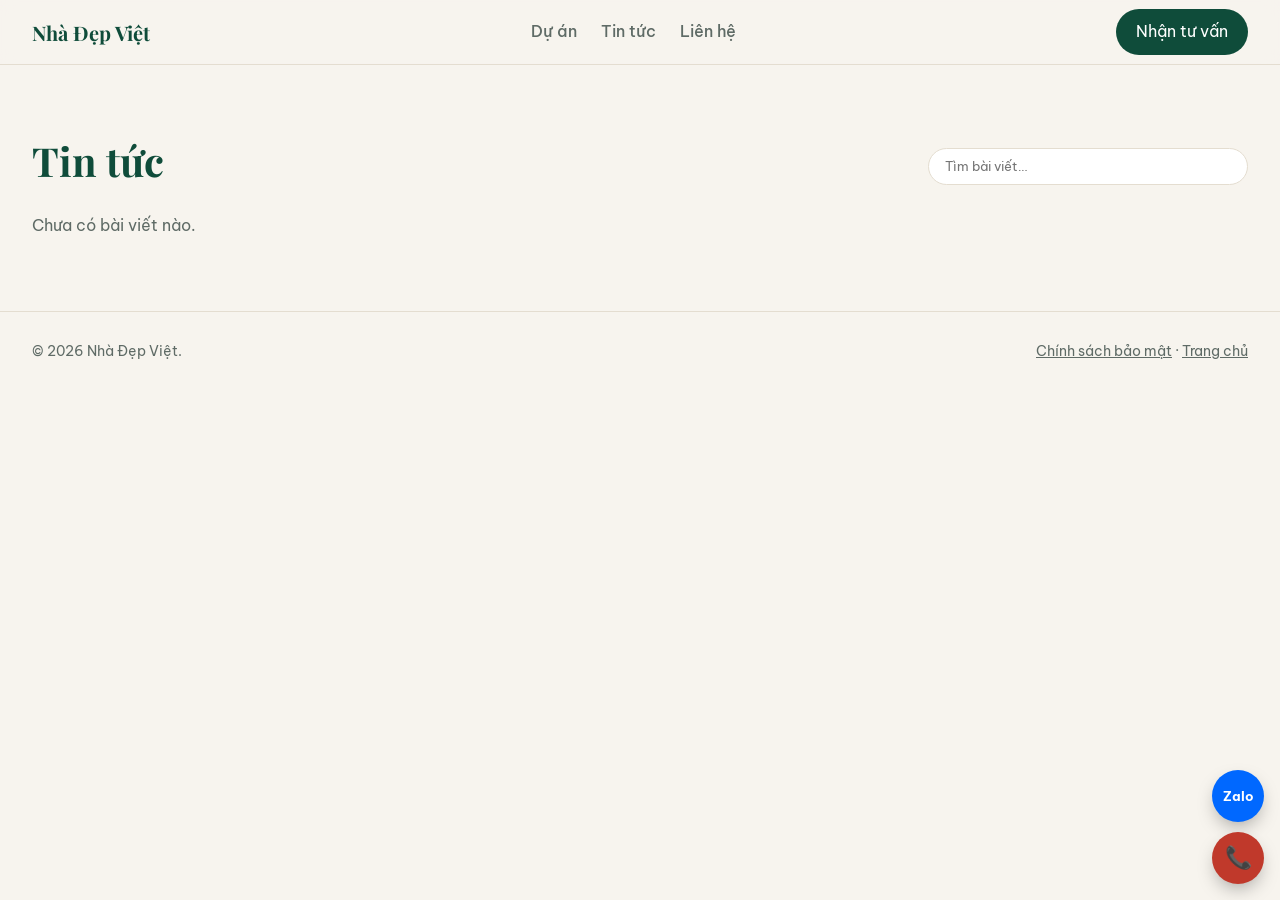
<file: tin-tuc.html>
<!doctype html>
<html lang="vi">
<head>
<meta charset="utf-8">
<meta name="viewport" content="width=device-width, initial-scale=1">
<title>Tin tức bất động sản</title>
<meta name="description" content="Tin tức, phân tích thị trường và cập nhật mới nhất về các dự án bất động sản.">
<link rel="preconnect" href="https://fonts.googleapis.com">
<link rel="preconnect" href="https://fonts.gstatic.com" crossorigin>
<link href="https://fonts.googleapis.com/css2?family=Be+Vietnam+Pro:wght@400;500;600;700&family=Playfair+Display:wght@600;700&display=swap" rel="stylesheet">
<link rel="stylesheet" href="assets/site.css">
</head>
<body>
<header>
  <div class="wrap">
    <a class="logo" href="index.html" data-brand>&nbsp;</a>
    <nav><a href="index.html#du-an">Dự án</a><a href="tin-tuc.html">Tin tức</a><a href="index.html#lien-he">Liên hệ</a></nav>
    <a class="btn" href="index.html#lien-he">Nhận tư vấn</a>
  </div>
</header>

<section>
  <div class="wrap">
    <div class="head"><h2>Tin tức</h2><input class="search" id="q" type="search" placeholder="Tìm bài viết…" aria-label="Tìm bài viết"></div>
    <div class="grid" id="grid"><p style="color:var(--muted)">Đang tải…</p></div>
  </div>
</section>

<footer>
  <div class="wrap">
    <span>© 2026 <span data-brand></span>.</span>
    <span><a href="chinh-sach-bao-mat.html">Chính sách bảo mật</a> · <a href="index.html">Trang chủ</a></span>
  </div>
</footer>
<script src="assets/config.js"></script>
<script src="assets/site.js"></script>
<script src="projects.js"></script>
<script>
let posts = [];
const projName = s => (projects.find(p => p.slug === s) || {}).name || "";
function render(){
  const q = norm($("#q").value), list = posts.filter(p => !q || norm(p.title + " " + p.summary + " " + projName(p.project)).includes(q));
  $("#grid").innerHTML = list.length ? list.map(p => `
    <a class="card" href="bai-viet.html?slug=${encodeURIComponent(p.slug)}" style="text-decoration:none">
      ${safeUrl(p.cover) ? `<figure><img src="${esc(p.cover)}" alt="" loading="lazy"></figure>` : ""}
      <div class="body"><p class="addr" style="margin:0">${fmtDate(p.createdAt)}${p.project ? " · " + esc(projName(p.project)) : ""}</p>
        <h3>${esc(p.title)}</h3><p class="slogan">${esc(p.summary)}</p></div>
    </a>`).join("") : `<p style="color:var(--muted)">${posts.length ? "Không có bài phù hợp." : "Chưa có bài viết nào."}</p>`;
}
$("#q").oninput = render;
apiGet({action: "posts"}).then(r => { posts = r.ok ? r.posts : []; render(); })
  .catch(() => { posts = []; render(); });
</script>
</body>
</html>
</file>
<file: assets/site.css>
:root{
  --bg:#f7f4ee; --surface:#fff; --ink:#1d2421; --muted:#5f6b66; --line:#e4ddd0;
  --brand:#0f4c3a; --brand-2:#145c47; --gold:#c49a4a; --radius:14px;
}
*{box-sizing:border-box;margin:0}
body{background:var(--bg);color:var(--ink);font:16px/1.6 "Be Vietnam Pro",system-ui,sans-serif}
img{max-width:100%;display:block}
a{color:inherit}
html{-webkit-text-size-adjust:100%}
body{overflow-wrap:break-word}
.wrap{max-width:1280px;margin:0 auto;padding:0 clamp(16px,4vw,32px)}
@media (min-width:1600px){.wrap{max-width:1440px}}

/* header */
header{position:sticky;top:0;z-index:20;background:rgba(247,244,238,.92);backdrop-filter:blur(8px);border-bottom:1px solid var(--line)}
header .wrap{display:flex;align-items:center;justify-content:space-between;height:64px;gap:16px}
.logo{font:700 20px "Playfair Display",serif;color:var(--brand);text-decoration:none}
.logo span{color:var(--gold)}
header nav{display:flex;gap:24px;font-weight:500}
header nav a{text-decoration:none;color:var(--muted)} header nav a:hover{color:var(--brand)}
header nav .nav-cta{display:none}
.nav-toggle{display:none;width:44px;height:44px;flex:none;place-items:center;border:1px solid var(--line);border-radius:12px;background:var(--surface);color:var(--brand);cursor:pointer}
.btn{display:inline-flex;align-items:center;justify-content:center;min-height:44px;background:var(--brand);color:#fff;border:0;border-radius:999px;padding:10px 20px;font:600 15px inherit;font-family:inherit;text-decoration:none;cursor:pointer}
.btn:hover{background:var(--brand-2)}
.btn.ghost{background:transparent;color:#fff;border:1.5px solid rgba(255,255,255,.7)}

/* hero */
.hero{position:relative;min-height:560px;min-height:min(560px,88svh);display:flex;align-items:flex-end;color:#fff;
  background:#0b231c center/cover}
.hero .wrap{padding-top:48px;padding-bottom:64px;width:100%}
.eyebrow{letter-spacing:.14em;text-transform:uppercase;font-size:13px;font-weight:600;color:#e9cf98}
.hero h1{font:700 clamp(34px,6vw,60px)/1.1 "Playfair Display",serif;max-width:760px;margin:12px 0 16px}
.hero p{max-width:560px;color:#e8ece9;font-size:18px}
.hero .actions{display:flex;gap:12px;margin-top:28px;flex-wrap:wrap}
.stats{display:flex;gap:40px;margin-top:40px;flex-wrap:wrap}
.stats b{display:block;font:700 30px "Playfair Display",serif}
.stats span{font-size:14px;color:#cfd8d4}

/* section */
section{padding:72px 0}
.head{display:flex;justify-content:space-between;align-items:end;gap:24px;flex-wrap:wrap;margin-bottom:28px}
h2{font:700 clamp(28px,4vw,40px)/1.2 "Playfair Display",serif;color:var(--brand)}
.head p{color:var(--muted);max-width:520px}

/* filters */
.filters{display:flex;gap:10px;flex-wrap:wrap;align-items:center;margin-bottom:28px}
.chip{border:1px solid var(--line);background:var(--surface);border-radius:999px;padding:8px 16px;font:500 14px inherit;font-family:inherit;color:var(--ink);cursor:pointer}
.chip[aria-pressed="true"]{background:var(--brand);border-color:var(--brand);color:#fff}
.search{flex:1;min-width:220px;max-width:320px;margin-left:auto;border:1px solid var(--line);border-radius:999px;padding:9px 16px;font:14px inherit;font-family:inherit;background:var(--surface)}

/* grid */
.grid{display:grid;grid-template-columns:repeat(auto-fill,minmax(min(300px,100%),1fr));gap:clamp(16px,2vw,24px)}
.card{background:var(--surface);border-radius:var(--radius);overflow:hidden;border:1px solid var(--line);display:flex;flex-direction:column;transition:transform .25s,box-shadow .25s;cursor:pointer}
.card figure{position:relative;aspect-ratio:4/3;overflow:hidden;margin:0}
.card img{width:100%;height:100%;object-fit:cover;transition:transform .5s}
@media (hover:hover){
  .card:hover{transform:translateY(-4px);box-shadow:0 18px 40px -20px rgba(15,76,58,.45)}
  .card:hover img{transform:scale(1.05)}
}
.tags{position:absolute;top:12px;left:12px;display:flex;gap:6px;flex-wrap:wrap}
.tag{background:var(--gold);color:#fff;font-size:12px;font-weight:600;padding:3px 10px;border-radius:6px}
.tag.hot{background:#c0392b}.tag.soon{background:#fff;color:var(--brand)}
.card .body{padding:18px 20px 20px;display:flex;flex-direction:column;gap:8px;flex:1}
.card h3{font-size:18px;font-weight:700;color:var(--brand);line-height:1.3}
.card .slogan{color:var(--ink);font-size:15px}
.card .addr{color:var(--muted);font-size:14px;margin-top:auto;display:flex;gap:6px}
.empty{color:var(--muted);padding:40px 0;text-align:center;display:none}

/* why */
.why{background:var(--brand);color:#fff}
.why h2{color:#fff}
.why .cols{display:grid;grid-template-columns:repeat(auto-fit,minmax(220px,1fr));gap:28px;margin-top:32px}
.why h3{font-size:18px;margin-bottom:6px;color:#e9cf98}
.why p{color:#d5e0dc}

/* contact */
.contact{display:grid;grid-template-columns:minmax(0,1fr) minmax(0,1fr);gap:clamp(28px,5vw,48px);align-items:start}
.contact ul{list-style:none;padding:0;margin-top:20px;display:grid;gap:12px;color:var(--muted)}
.contact b{color:var(--ink)}
form{background:var(--surface);border:1px solid var(--line);border-radius:var(--radius);padding:28px;display:grid;gap:14px}
label{font-size:14px;font-weight:600;display:grid;gap:6px}
input,select,textarea{width:100%;min-width:0;max-width:100%;border:1px solid var(--line);border-radius:10px;padding:11px 14px;font:15px inherit;font-family:inherit;background:var(--bg);color:var(--ink)}
select.chip,input.search{width:auto}
input:focus,select:focus,textarea:focus,.search:focus{outline:2px solid var(--gold);outline-offset:1px}
.ok{display:none;color:var(--brand);font-weight:600}

/* modal */
dialog{margin:auto;border:0;border-radius:var(--radius);padding:0;max-width:720px;width:calc(100% - 32px)}
dialog::backdrop{background:rgba(10,20,16,.6)}
dialog img{width:100%;aspect-ratio:16/9;object-fit:cover}
dialog .body{padding:24px 28px 28px;display:grid;gap:10px}
dialog h3{font:700 26px "Playfair Display",serif;color:var(--brand)}
dialog .close{position:absolute;top:12px;right:12px;width:40px;height:40px;border-radius:50%;border:0;background:rgba(0,0,0,.55);color:#fff;font-size:22px;cursor:pointer}

footer{border-top:1px solid var(--line);padding:28px 0;color:var(--muted);font-size:14px}
footer .wrap{display:flex;justify-content:space-between;gap:12px;flex-wrap:wrap}

/* menu thu gọn: máy tính bảng dọc và điện thoại */
@media (max-width:900px){
  .nav-toggle{display:grid}
  header nav{display:none;position:absolute;top:100%;left:0;right:0;flex-direction:column;gap:0;
    padding:8px clamp(16px,4vw,32px) 20px;background:var(--bg);border-bottom:1px solid var(--line);box-shadow:0 18px 30px -18px rgba(0,0,0,.25);
    max-height:calc(100dvh - 64px);overflow-y:auto}
  .nav-open header nav{display:flex}
  header nav a{padding:12px 0;min-height:44px;border-bottom:1px solid var(--line);color:var(--ink)}
  header nav .nav-cta{display:inline-flex;margin-top:16px;border:0;color:#fff}
  header .wrap > .btn{margin-left:auto}
}
@media (max-width:760px){
  .hero{min-height:500px;min-height:min(500px,92svh)}
  .hero .wrap{padding-bottom:40px}
  .hero p{font-size:16px}
  .stats{gap:20px 28px;margin-top:28px}
  .stats b{font-size:24px}
  .contact{grid-template-columns:minmax(0,1fr)}
  form{padding:20px}
  section{padding:56px 0}
  /* bộ lọc: ô tìm lên đầu, 3 ô chọn chia đều, nút lọc tự xuống dòng */
  .filters{gap:8px}
  .filters > span{display:none}
  .search{order:-1;flex:1 1 100%;max-width:none;margin-left:0}
  .filters select.chip{flex:1 1 calc(50% - 4px);min-width:0}
  input,select,textarea,.search{font-size:16px} /* < 16px thì iPhone tự phóng to khi gõ */
  dialog .body{padding:20px}
  dialog h3{font-size:22px}
  footer{padding-bottom:96px} /* chừa chỗ cho nút Zalo/Gọi nổi */
}
@media (max-width:420px){
  header .wrap{gap:10px}
  header .wrap > .btn{display:none} /* đã có trong menu */
  header .wrap > .logo{margin-right:auto}
}

/* ---------- trang chi tiết dự án (du-an.html) ---------- */
.p-hero{position:relative;color:#fff;background:#0b231c}
.slides{display:flex;overflow-x:auto;scroll-snap-type:x mandatory;scrollbar-width:none}
.slides::-webkit-scrollbar{display:none}
.slides img{flex:0 0 100%;width:100%;height:min(70vh,620px);object-fit:cover;scroll-snap-align:start}
.p-hero .shade{position:absolute;inset:0;background:linear-gradient(180deg,rgba(10,30,24,.1) 40%,rgba(10,30,24,.88));pointer-events:none}
.p-hero .wrap{position:absolute;left:0;right:0;bottom:0;padding-bottom:40px;pointer-events:none}
.p-hero .wrap a,.p-hero .wrap button{pointer-events:auto}
.p-hero h1{font:700 clamp(30px,5vw,54px)/1.1 "Playfair Display",serif;margin:10px 0 8px}
.p-hero .tags{position:static}
.slide-nav{position:absolute;top:50%;transform:translateY(-50%);width:44px;height:44px;border-radius:50%;border:0;background:rgba(0,0,0,.45);color:#fff;font-size:22px;cursor:pointer}
.slide-nav.prev{left:16px}.slide-nav.next{right:16px}
.crumb{font-size:14px;color:#d5e0dc;text-decoration:none}
.tabs{position:sticky;top:64px;z-index:15;background:var(--surface);border-bottom:1px solid var(--line)}
.tabs .wrap{display:flex;gap:4px;overflow-x:auto;scrollbar-width:none}
.tabs a{flex:none;padding:14px 14px;font-weight:600;font-size:14px;color:var(--muted);text-decoration:none;border-bottom:2px solid transparent}
.tabs a:hover,.tabs a.on{color:var(--brand);border-color:var(--gold)}
.p-sec{scroll-margin-top:120px;padding:56px 0;border-bottom:1px solid var(--line)}
.p-sec h2{margin-bottom:20px}
.kpis{display:grid;grid-template-columns:repeat(auto-fit,minmax(min(130px,100%),1fr));gap:16px;margin-bottom:28px}
.kpis div{background:var(--surface);border:1px solid var(--line);border-radius:var(--radius);padding:18px 20px}
.kpis b{display:block;font:700 28px "Playfair Display",serif;color:var(--brand)}
.kpis span{color:var(--muted);font-size:14px}
.two{display:grid;grid-template-columns:minmax(0,1fr) minmax(0,1fr);gap:clamp(24px,4vw,40px);align-items:start}
.facts{width:100%;border-collapse:collapse;background:var(--surface);border-radius:var(--radius);overflow:hidden;border:1px solid var(--line)}
.facts th,.facts td{text-align:left;padding:12px 16px;border-bottom:1px solid var(--line);vertical-align:top;font-size:15px}
.facts th{width:40%;color:var(--muted);font-weight:500}
.rich{color:var(--ink)}
.rich p,.rich ul,.rich ol,.rich table{margin:0 0 12px}
.rich ul,.rich ol{padding-left:20px}
.rich img{border-radius:10px;margin:12px 0;cursor:zoom-in}
.rich table{border-collapse:collapse;width:100%;display:block;overflow-x:auto}
.rich iframe,.rich video{max-width:100%}.rich td,.rich th{border:1px solid var(--line);padding:6px 10px}
.map{width:100%;aspect-ratio:4/3;border:0;border-radius:var(--radius)}
.tiles{display:grid;grid-template-columns:repeat(auto-fill,minmax(min(240px,100%),1fr));gap:20px}
.tile{background:var(--surface);border:1px solid var(--line);border-radius:var(--radius);overflow:hidden}
.tile img{width:100%;aspect-ratio:4/3;object-fit:cover;cursor:zoom-in;background:var(--line)}
.tile .body{padding:14px 16px}
.tile h3{font-size:16px;color:var(--brand);line-height:1.3}
.tile .price{color:var(--gold);font-weight:700;margin:4px 0}
.tile .rich{font-size:14px;color:var(--muted)}
.plan-tabs{display:flex;gap:8px;flex-wrap:wrap;margin-bottom:16px}
.plan-img{width:100%;max-height:80vh;object-fit:contain;background:var(--surface);border:1px solid var(--line);border-radius:var(--radius);cursor:zoom-in}
.video{width:100%;aspect-ratio:16/9;border:0;border-radius:var(--radius);background:#000}
.lightbox{max-width:min(1200px,96vw);background:transparent}
.lightbox img{width:100%;max-height:90vh;object-fit:contain;aspect-ratio:auto}
.notfound{padding:120px 0;text-align:center}
@media (max-width:760px){
  .two{grid-template-columns:minmax(0,1fr)}
  .slides img{height:62vh;height:min(62svh,520px)}
  .slide-nav{display:none}
  .p-sec{padding:44px 0}
  .kpis{gap:12px}
  .kpis div{padding:14px 16px}
  .kpis b{font-size:22px}
  .p-hero .wrap{padding-bottom:28px}
  .facts th,.facts td{padding:10px 12px;font-size:14px}
  .tilemap{height:60svh}
}
/* điện thoại xoay ngang: màn thấp, giữ ảnh đầu trang vừa khung */
@media (max-height:500px) and (orientation:landscape){
  .hero{min-height:100svh}
  .slides img{height:85svh}
}
.tilemap{width:100%;height:min(70vh,640px);border-radius:var(--radius);border:1px solid var(--line);background:#e8e4da;z-index:0}
.sub-cta{display:inline-block;margin-top:8px;font-size:14px;font-weight:600;color:var(--brand);text-decoration:none}
.sub-cta:hover{color:var(--gold)}
.float-cta{position:fixed;right:16px;bottom:calc(16px + env(safe-area-inset-bottom));z-index:30;display:grid;gap:10px}
.nav-open .float-cta{display:none}
.float-cta a{width:52px;height:52px;border-radius:50%;display:grid;place-items:center;color:#fff;text-decoration:none;font-weight:700;font-size:13px;box-shadow:0 8px 20px -6px rgba(0,0,0,.4)}
.float-cta .zalo{background:#0068ff}.float-cta .call{background:#c0392b;font-size:22px}
form{position:relative}
.btn:disabled{opacity:.6;cursor:wait}

/* màn hình cảm ứng: vùng chạm tối thiểu 44px */
@media (pointer:coarse){
  .chip,.search,.plan-tabs .chip{min-height:44px}
  .contact ul a{display:inline-block;padding:10px 0}
  footer a{display:inline-block;padding:10px 0}
}
:focus-visible{outline:2px solid var(--gold);outline-offset:2px}
@media (prefers-reduced-motion:reduce){
  *,*::before,*::after{transition-duration:.01ms!important;animation-duration:.01ms!important;scroll-behavior:auto!important}
}
</file>
